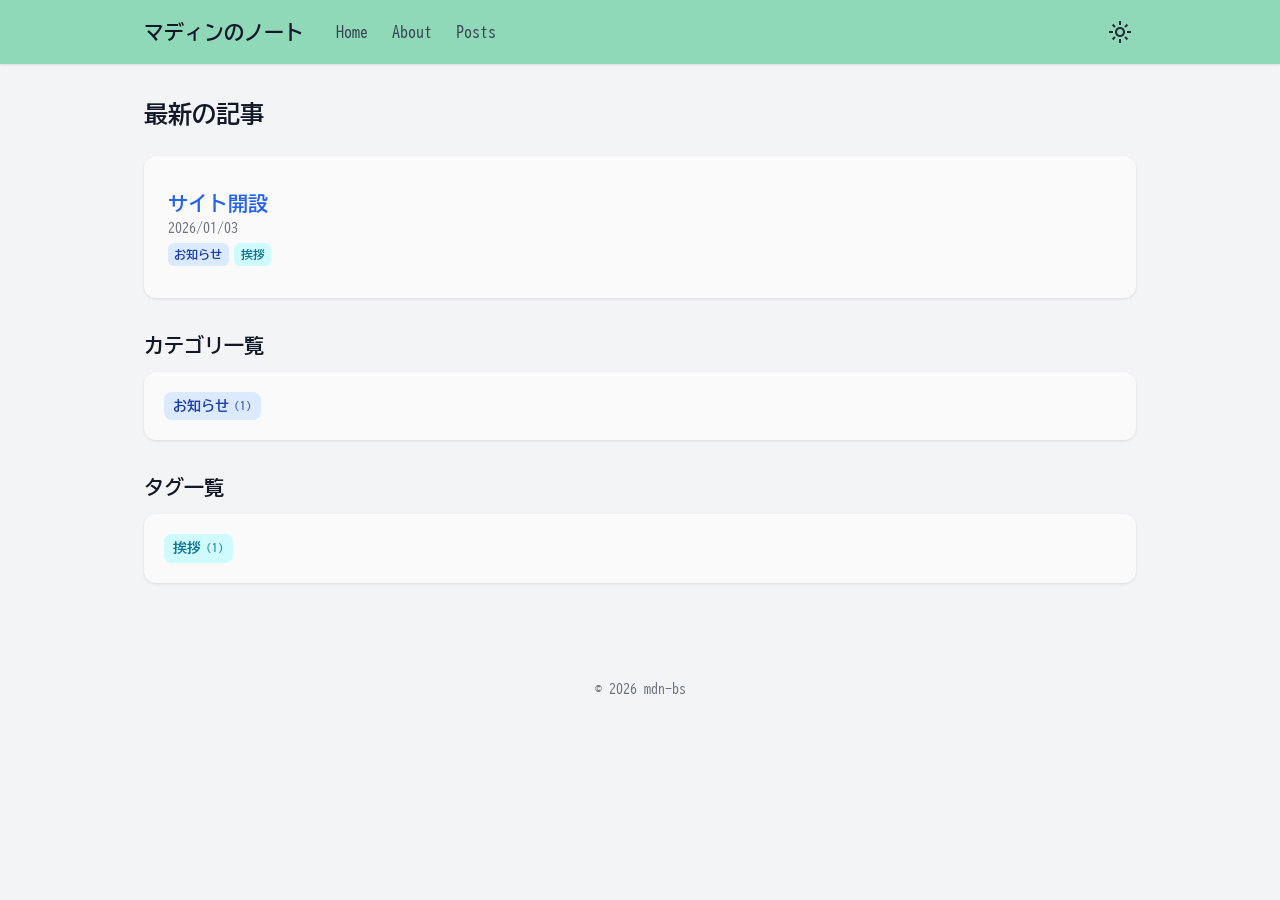
<file: index.html>
<!doctype html><html lang=ja><head><meta name=generator content="Hugo 0.154.2"><meta charset=UTF-8><meta name=viewport content="width=device-width,initial-scale=1"><title>マディンのノート</title><script>const stored=localStorage.getItem("theme");stored==="dark"?document.documentElement.classList.add("dark"):stored==="light"?document.documentElement.classList.remove("dark"):window.matchMedia("(prefers-color-scheme: dark)").matches&&document.documentElement.classList.add("dark")</script><link rel=preconnect href=https://fonts.googleapis.com><link rel=preconnect href=https://fonts.gstatic.com crossorigin><link rel=stylesheet href="https://fonts.googleapis.com/css2?family=BIZ+UDGothic:wght@400;700&display=swap"><link rel=stylesheet href="https://fonts.googleapis.com/css2?family=Material+Symbols+Outlined"><link rel=icon type=image/svg+xml href=/favicon.svg><link rel=stylesheet href=/css/main.css></head><body><script>function updateThemeIcons(){const e=document.documentElement.classList.contains("dark");document.querySelector(".sun-icon").style.display=e?"none":"inline-flex",document.querySelector(".moon-icon").style.display=e?"inline-flex":"none"}document.addEventListener("DOMContentLoaded",updateThemeIcons)</script><header class=site-header><div class="header-inner flex items-center justify-between"><div class="header-left flex items-center"><a href=/ class=site-logo>マディンのノート</a><nav class="pc-nav hidden md:flex"><a href=/>Home</a>
<a href=/about/>About</a>
<a href=/posts/>Posts</a></nav></div><div class="header-right flex items-center"><button onclick='document.documentElement.classList.toggle("dark");const isDark=document.documentElement.classList.contains("dark");localStorage.setItem("theme",isDark?"dark":"light"),updateThemeIcons()' class=theme-toggle>
<span class="material-symbols-outlined sun-icon">light_mode</span>
<span class="material-symbols-outlined moon-icon">dark_mode</span>
</button>
<button onclick='document.getElementById("mobile-menu").classList.toggle("hidden")' class="hamburger md:hidden" aria-label="Toggle Menu">
<span class=material-symbols-outlined>menu</span></button></div></div></header><nav id=mobile-menu class="mobile-menu hidden md:hidden"><a href=/ class=mobile-menu-item>Home</a>
<a href=/about/ class=mobile-menu-item>About</a>
<a href=/posts/ class=mobile-menu-item>Posts</a></nav><main class=layout-main><h1 class=home-title>最新の記事</h1><div class=home-post-frame><div class=home-post-item><a href=/post/hello/ class=home-post-title>サイト開設</a><p class=home-post-date>2026/01/03</p><div class=home-post-taxonomies><a href=/categories/%E3%81%8A%E7%9F%A5%E3%82%89%E3%81%9B class=category-badge>お知らせ
</a><a href=/tags/%E6%8C%A8%E6%8B%B6 class=tag-badge>挨拶</a></div></div><div class=home-post-divider></div></div><h2 class=home-subtitle>カテゴリ一覧</h2><div class=home-frame><div class=taxonomy-badges><a href=/categories/%E3%81%8A%E7%9F%A5%E3%82%89%E3%81%9B class=home-category-badge>お知らせ
<span class=home-badge-count>(1)</span></a></div></div><h2 class=home-subtitle>タグ一覧</h2><div class=home-frame><div class=taxonomy-badges><a href=/tags/%E6%8C%A8%E6%8B%B6 class=home-tag-badge>挨拶
<span class=home-badge-count>(1)</span></a></div></div></main><footer class=site-footer><p>© 2026 mdn-bs</p></footer><script>document.addEventListener("click",function(e){const t=e.target.closest(".code-copy-btn");if(!t)return;const s=t.closest(".code-block");if(!s)return;let n=s.querySelector("td.lntd:last-child pre");if(n||(n=s.querySelector("pre.chroma code")),!n)return;const o=n.innerText;navigator.clipboard.writeText(o).then(()=>{t.classList.add("copied"),setTimeout(()=>{t.classList.remove("copied")},300)})})</script></body></html>
</file>
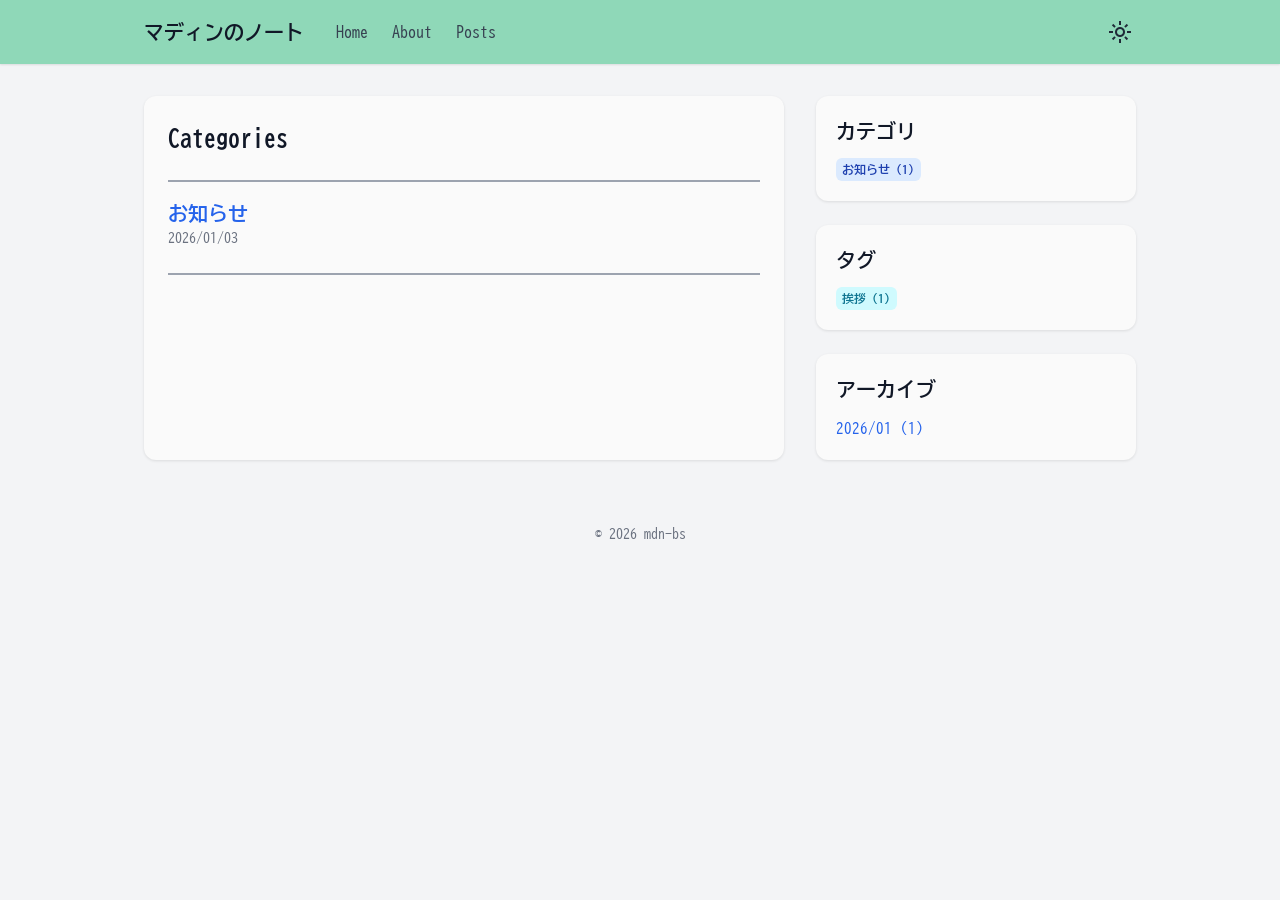
<file: categories/index.html>
<!doctype html><html lang=ja><head><meta charset=UTF-8><meta name=viewport content="width=device-width,initial-scale=1"><title>Categories</title><script>const stored=localStorage.getItem("theme");stored==="dark"?document.documentElement.classList.add("dark"):stored==="light"?document.documentElement.classList.remove("dark"):window.matchMedia("(prefers-color-scheme: dark)").matches&&document.documentElement.classList.add("dark")</script><link rel=preconnect href=https://fonts.googleapis.com><link rel=preconnect href=https://fonts.gstatic.com crossorigin><link rel=stylesheet href="https://fonts.googleapis.com/css2?family=BIZ+UDGothic:wght@400;700&display=swap"><link rel=stylesheet href="https://fonts.googleapis.com/css2?family=Material+Symbols+Outlined"><link rel=icon type=image/svg+xml href=/favicon.svg><link rel=stylesheet href=/css/main.css></head><body><script>function updateThemeIcons(){const e=document.documentElement.classList.contains("dark");document.querySelector(".sun-icon").style.display=e?"none":"inline-flex",document.querySelector(".moon-icon").style.display=e?"inline-flex":"none"}document.addEventListener("DOMContentLoaded",updateThemeIcons)</script><header class=site-header><div class="header-inner flex items-center justify-between"><div class="header-left flex items-center"><a href=/ class=site-logo>マディンのノート</a><nav class="pc-nav hidden md:flex"><a href=/>Home</a>
<a href=/about/>About</a>
<a href=/posts/>Posts</a></nav></div><div class="header-right flex items-center"><button onclick='document.documentElement.classList.toggle("dark");const isDark=document.documentElement.classList.contains("dark");localStorage.setItem("theme",isDark?"dark":"light"),updateThemeIcons()' class=theme-toggle>
<span class="material-symbols-outlined sun-icon">light_mode</span>
<span class="material-symbols-outlined moon-icon">dark_mode</span>
</button>
<button onclick='document.getElementById("mobile-menu").classList.toggle("hidden")' class="hamburger md:hidden" aria-label="Toggle Menu">
<span class=material-symbols-outlined>menu</span></button></div></div></header><nav id=mobile-menu class="mobile-menu hidden md:hidden"><a href=/ class=mobile-menu-item>Home</a>
<a href=/about/ class=mobile-menu-item>About</a>
<a href=/posts/ class=mobile-menu-item>Posts</a></nav><main class=layout-main><div class=list-container><div class=list-main><h1 class=list-title>Categories</h1><div class=list-header-divider></div><div class=list-post-frame><div class=list-post-item><a href=/categories/%E3%81%8A%E7%9F%A5%E3%82%89%E3%81%9B/ class=list-post-title>お知らせ</a><p class=list-post-date>2026/01/03</p><div class=list-post-taxonomies></div></div><div class=list-post-divider></div><div class=pagination-container></div></div></div><aside class=list-sidebar><div class=sidebar-block><h2 class=sidebar-title>カテゴリ</h2><div class=taxonomy-badges><a href=/categories/%E3%81%8A%E7%9F%A5%E3%82%89%E3%81%9B class=category-badge>お知らせ (1)</a></div></div><div class=sidebar-block><h2 class=sidebar-title>タグ</h2><div class=taxonomy-badges><a href=/tags/%E6%8C%A8%E6%8B%B6 class=tag-badge>挨拶 (1)</a></div></div><div class=sidebar-block><h2 class=sidebar-title>アーカイブ</h2><ul class=archive-list><li><a href=/2026/01/ class=archive-link>2026/01 (1)</a></li></ul></div></aside></div></main><footer class=site-footer><p>© 2026 mdn-bs</p></footer><script>document.addEventListener("click",function(e){const t=e.target.closest(".code-copy-btn");if(!t)return;const s=t.closest(".code-block");if(!s)return;let n=s.querySelector("td.lntd:last-child pre");if(n||(n=s.querySelector("pre.chroma code")),!n)return;const o=n.innerText;navigator.clipboard.writeText(o).then(()=>{t.classList.add("copied"),setTimeout(()=>{t.classList.remove("copied")},300)})})</script></body></html>
</file>
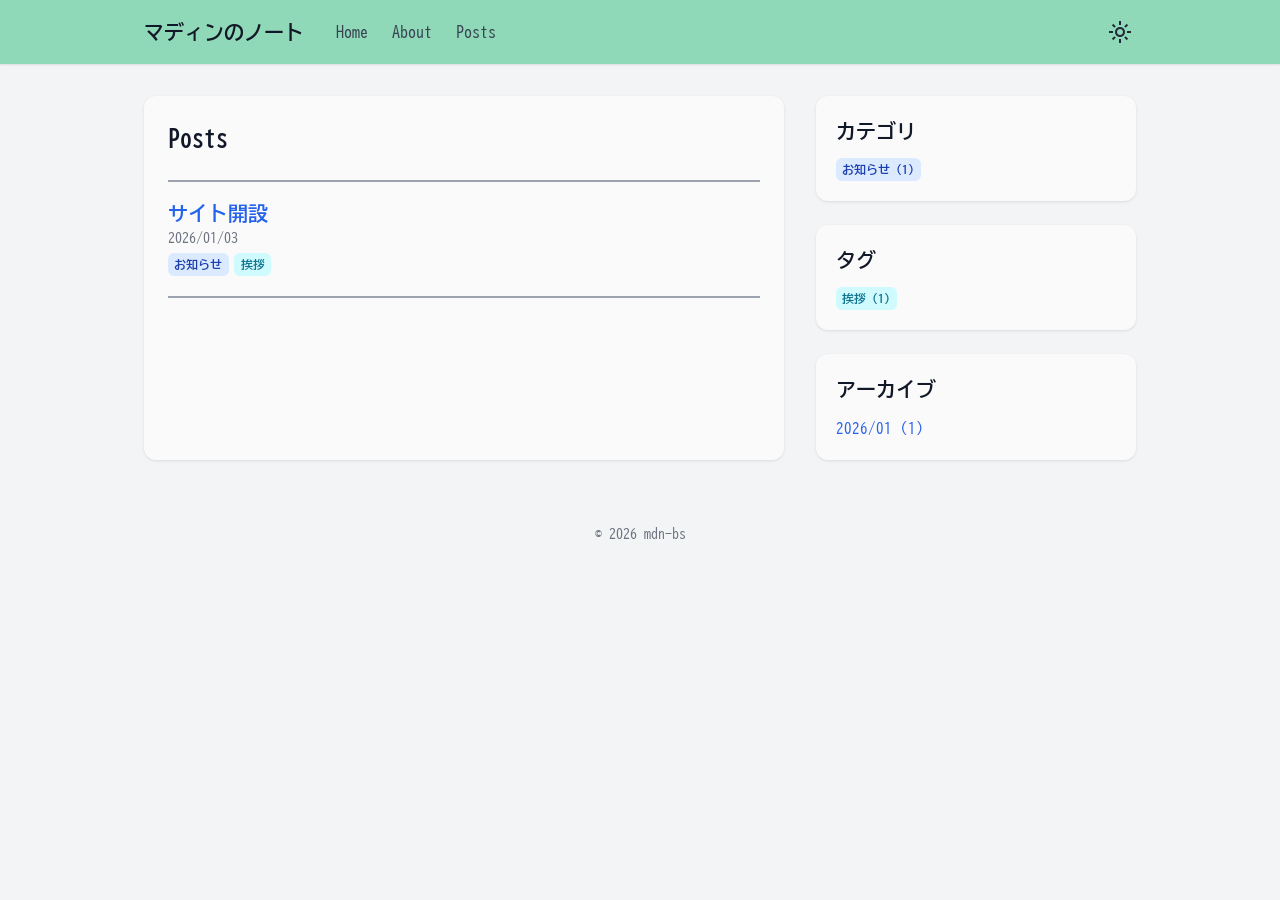
<file: post/index.html>
<!doctype html><html lang=ja><head><meta charset=UTF-8><meta name=viewport content="width=device-width,initial-scale=1"><title>Posts</title><script>const stored=localStorage.getItem("theme");stored==="dark"?document.documentElement.classList.add("dark"):stored==="light"?document.documentElement.classList.remove("dark"):window.matchMedia("(prefers-color-scheme: dark)").matches&&document.documentElement.classList.add("dark")</script><link rel=preconnect href=https://fonts.googleapis.com><link rel=preconnect href=https://fonts.gstatic.com crossorigin><link rel=stylesheet href="https://fonts.googleapis.com/css2?family=BIZ+UDGothic:wght@400;700&display=swap"><link rel=stylesheet href="https://fonts.googleapis.com/css2?family=Material+Symbols+Outlined"><link rel=icon type=image/svg+xml href=/favicon.svg><link rel=stylesheet href=/css/main.css></head><body><script>function updateThemeIcons(){const e=document.documentElement.classList.contains("dark");document.querySelector(".sun-icon").style.display=e?"none":"inline-flex",document.querySelector(".moon-icon").style.display=e?"inline-flex":"none"}document.addEventListener("DOMContentLoaded",updateThemeIcons)</script><header class=site-header><div class="header-inner flex items-center justify-between"><div class="header-left flex items-center"><a href=/ class=site-logo>マディンのノート</a><nav class="pc-nav hidden md:flex"><a href=/>Home</a>
<a href=/about/>About</a>
<a href=/posts/>Posts</a></nav></div><div class="header-right flex items-center"><button onclick='document.documentElement.classList.toggle("dark");const isDark=document.documentElement.classList.contains("dark");localStorage.setItem("theme",isDark?"dark":"light"),updateThemeIcons()' class=theme-toggle>
<span class="material-symbols-outlined sun-icon">light_mode</span>
<span class="material-symbols-outlined moon-icon">dark_mode</span>
</button>
<button onclick='document.getElementById("mobile-menu").classList.toggle("hidden")' class="hamburger md:hidden" aria-label="Toggle Menu">
<span class=material-symbols-outlined>menu</span></button></div></div></header><nav id=mobile-menu class="mobile-menu hidden md:hidden"><a href=/ class=mobile-menu-item>Home</a>
<a href=/about/ class=mobile-menu-item>About</a>
<a href=/posts/ class=mobile-menu-item>Posts</a></nav><main class=layout-main><div class=list-container><div class=list-main><h1 class=list-title>Posts</h1><div class=list-header-divider></div><div class=list-post-frame><div class=list-post-item><a href=/post/hello/ class=list-post-title>サイト開設</a><p class=list-post-date>2026/01/03</p><div class=list-post-taxonomies><a href=/categories/%E3%81%8A%E7%9F%A5%E3%82%89%E3%81%9B class=category-badge>お知らせ
</a><a href=/tags/%E6%8C%A8%E6%8B%B6 class=tag-badge>挨拶</a></div></div><div class=list-post-divider></div><div class=pagination-container></div></div></div><aside class=list-sidebar><div class=sidebar-block><h2 class=sidebar-title>カテゴリ</h2><div class=taxonomy-badges><a href=/categories/%E3%81%8A%E7%9F%A5%E3%82%89%E3%81%9B class=category-badge>お知らせ (1)</a></div></div><div class=sidebar-block><h2 class=sidebar-title>タグ</h2><div class=taxonomy-badges><a href=/tags/%E6%8C%A8%E6%8B%B6 class=tag-badge>挨拶 (1)</a></div></div><div class=sidebar-block><h2 class=sidebar-title>アーカイブ</h2><ul class=archive-list><li><a href=/2026/01/ class=archive-link>2026/01 (1)</a></li></ul></div></aside></div></main><footer class=site-footer><p>© 2026 mdn-bs</p></footer><script>document.addEventListener("click",function(e){const t=e.target.closest(".code-copy-btn");if(!t)return;const s=t.closest(".code-block");if(!s)return;let n=s.querySelector("td.lntd:last-child pre");if(n||(n=s.querySelector("pre.chroma code")),!n)return;const o=n.innerText;navigator.clipboard.writeText(o).then(()=>{t.classList.add("copied"),setTimeout(()=>{t.classList.remove("copied")},300)})})</script></body></html>
</file>
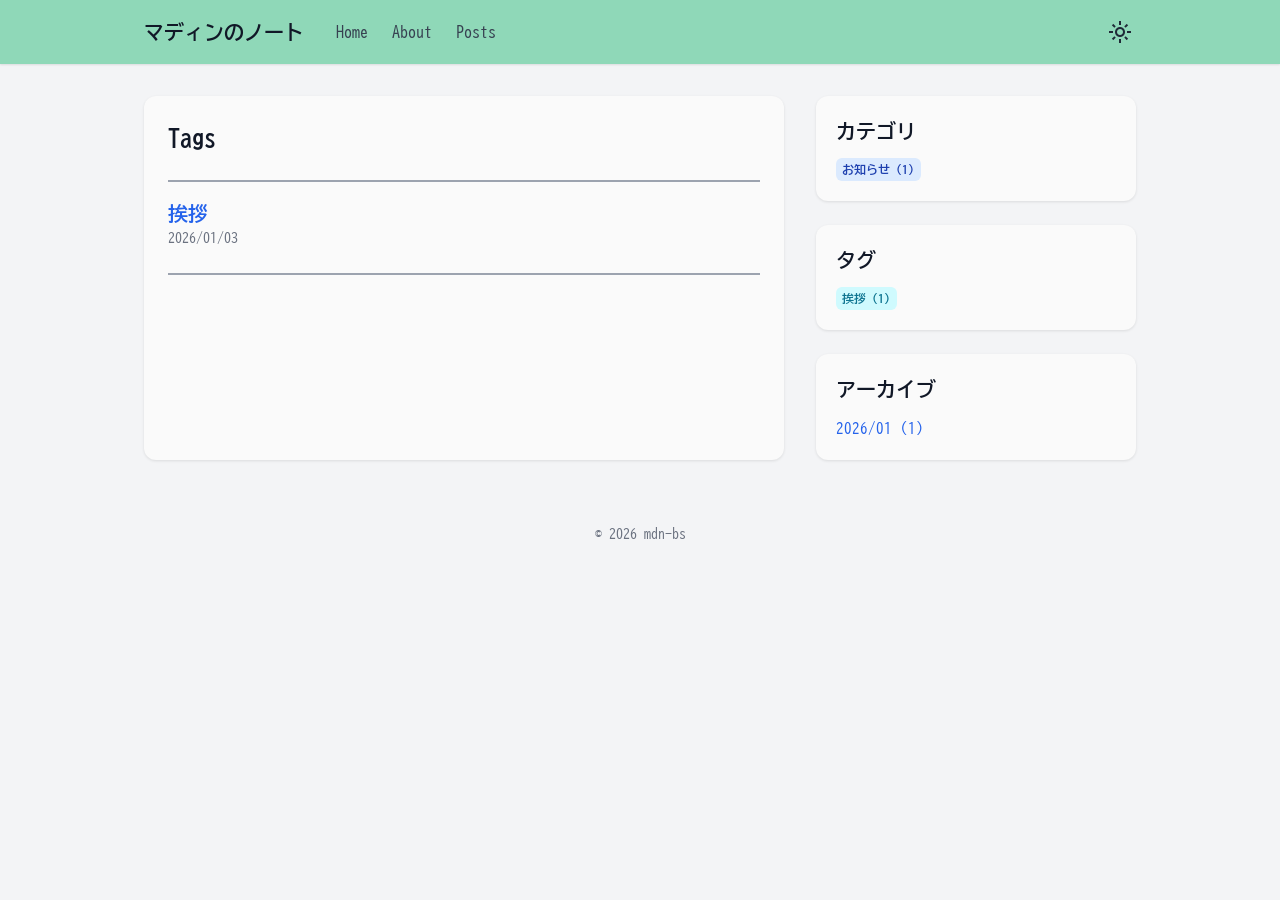
<file: tags/index.html>
<!doctype html><html lang=ja><head><meta charset=UTF-8><meta name=viewport content="width=device-width,initial-scale=1"><title>Tags</title><script>const stored=localStorage.getItem("theme");stored==="dark"?document.documentElement.classList.add("dark"):stored==="light"?document.documentElement.classList.remove("dark"):window.matchMedia("(prefers-color-scheme: dark)").matches&&document.documentElement.classList.add("dark")</script><link rel=preconnect href=https://fonts.googleapis.com><link rel=preconnect href=https://fonts.gstatic.com crossorigin><link rel=stylesheet href="https://fonts.googleapis.com/css2?family=BIZ+UDGothic:wght@400;700&display=swap"><link rel=stylesheet href="https://fonts.googleapis.com/css2?family=Material+Symbols+Outlined"><link rel=icon type=image/svg+xml href=/favicon.svg><link rel=stylesheet href=/css/main.css></head><body><script>function updateThemeIcons(){const e=document.documentElement.classList.contains("dark");document.querySelector(".sun-icon").style.display=e?"none":"inline-flex",document.querySelector(".moon-icon").style.display=e?"inline-flex":"none"}document.addEventListener("DOMContentLoaded",updateThemeIcons)</script><header class=site-header><div class="header-inner flex items-center justify-between"><div class="header-left flex items-center"><a href=/ class=site-logo>マディンのノート</a><nav class="pc-nav hidden md:flex"><a href=/>Home</a>
<a href=/about/>About</a>
<a href=/posts/>Posts</a></nav></div><div class="header-right flex items-center"><button onclick='document.documentElement.classList.toggle("dark");const isDark=document.documentElement.classList.contains("dark");localStorage.setItem("theme",isDark?"dark":"light"),updateThemeIcons()' class=theme-toggle>
<span class="material-symbols-outlined sun-icon">light_mode</span>
<span class="material-symbols-outlined moon-icon">dark_mode</span>
</button>
<button onclick='document.getElementById("mobile-menu").classList.toggle("hidden")' class="hamburger md:hidden" aria-label="Toggle Menu">
<span class=material-symbols-outlined>menu</span></button></div></div></header><nav id=mobile-menu class="mobile-menu hidden md:hidden"><a href=/ class=mobile-menu-item>Home</a>
<a href=/about/ class=mobile-menu-item>About</a>
<a href=/posts/ class=mobile-menu-item>Posts</a></nav><main class=layout-main><div class=list-container><div class=list-main><h1 class=list-title>Tags</h1><div class=list-header-divider></div><div class=list-post-frame><div class=list-post-item><a href=/tags/%E6%8C%A8%E6%8B%B6/ class=list-post-title>挨拶</a><p class=list-post-date>2026/01/03</p><div class=list-post-taxonomies></div></div><div class=list-post-divider></div><div class=pagination-container></div></div></div><aside class=list-sidebar><div class=sidebar-block><h2 class=sidebar-title>カテゴリ</h2><div class=taxonomy-badges><a href=/categories/%E3%81%8A%E7%9F%A5%E3%82%89%E3%81%9B class=category-badge>お知らせ (1)</a></div></div><div class=sidebar-block><h2 class=sidebar-title>タグ</h2><div class=taxonomy-badges><a href=/tags/%E6%8C%A8%E6%8B%B6 class=tag-badge>挨拶 (1)</a></div></div><div class=sidebar-block><h2 class=sidebar-title>アーカイブ</h2><ul class=archive-list><li><a href=/2026/01/ class=archive-link>2026/01 (1)</a></li></ul></div></aside></div></main><footer class=site-footer><p>© 2026 mdn-bs</p></footer><script>document.addEventListener("click",function(e){const t=e.target.closest(".code-copy-btn");if(!t)return;const s=t.closest(".code-block");if(!s)return;let n=s.querySelector("td.lntd:last-child pre");if(n||(n=s.querySelector("pre.chroma code")),!n)return;const o=n.innerText;navigator.clipboard.writeText(o).then(()=>{t.classList.add("copied"),setTimeout(()=>{t.classList.remove("copied")},300)})})</script></body></html>
</file>
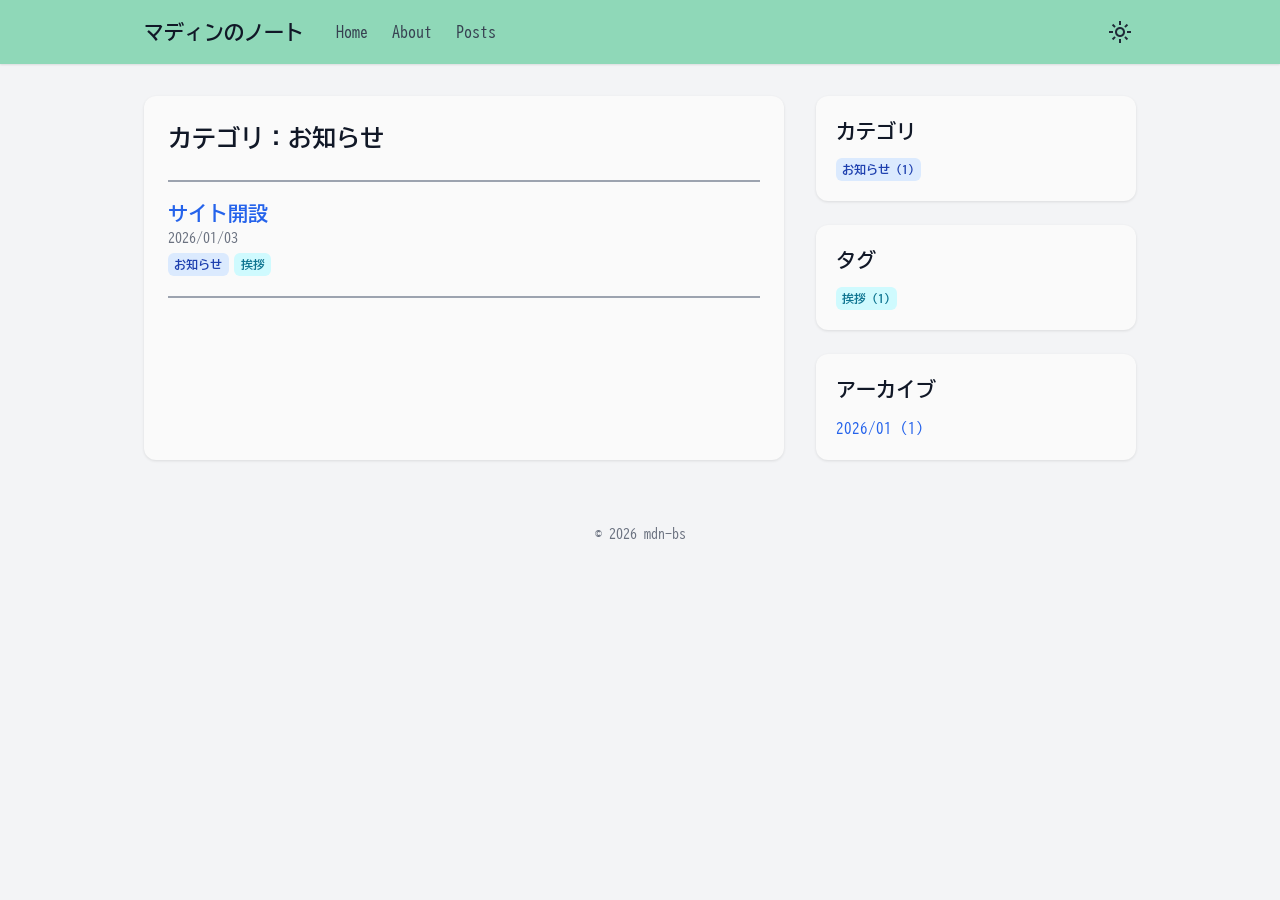
<file: categories/お知らせ/index.html>
<!doctype html><html lang=ja><head><meta charset=UTF-8><meta name=viewport content="width=device-width,initial-scale=1"><title>お知らせ</title><script>const stored=localStorage.getItem("theme");stored==="dark"?document.documentElement.classList.add("dark"):stored==="light"?document.documentElement.classList.remove("dark"):window.matchMedia("(prefers-color-scheme: dark)").matches&&document.documentElement.classList.add("dark")</script><link rel=preconnect href=https://fonts.googleapis.com><link rel=preconnect href=https://fonts.gstatic.com crossorigin><link rel=stylesheet href="https://fonts.googleapis.com/css2?family=BIZ+UDGothic:wght@400;700&display=swap"><link rel=stylesheet href="https://fonts.googleapis.com/css2?family=Material+Symbols+Outlined"><link rel=icon type=image/svg+xml href=/favicon.svg><link rel=stylesheet href=/css/main.css></head><body><script>function updateThemeIcons(){const e=document.documentElement.classList.contains("dark");document.querySelector(".sun-icon").style.display=e?"none":"inline-flex",document.querySelector(".moon-icon").style.display=e?"inline-flex":"none"}document.addEventListener("DOMContentLoaded",updateThemeIcons)</script><header class=site-header><div class="header-inner flex items-center justify-between"><div class="header-left flex items-center"><a href=/ class=site-logo>マディンのノート</a><nav class="pc-nav hidden md:flex"><a href=/>Home</a>
<a href=/about/>About</a>
<a href=/posts/>Posts</a></nav></div><div class="header-right flex items-center"><button onclick='document.documentElement.classList.toggle("dark");const isDark=document.documentElement.classList.contains("dark");localStorage.setItem("theme",isDark?"dark":"light"),updateThemeIcons()' class=theme-toggle>
<span class="material-symbols-outlined sun-icon">light_mode</span>
<span class="material-symbols-outlined moon-icon">dark_mode</span>
</button>
<button onclick='document.getElementById("mobile-menu").classList.toggle("hidden")' class="hamburger md:hidden" aria-label="Toggle Menu">
<span class=material-symbols-outlined>menu</span></button></div></div></header><nav id=mobile-menu class="mobile-menu hidden md:hidden"><a href=/ class=mobile-menu-item>Home</a>
<a href=/about/ class=mobile-menu-item>About</a>
<a href=/posts/ class=mobile-menu-item>Posts</a></nav><main class=layout-main><div class=list-container><div class=list-main><h1 class=list-title>カテゴリ：お知らせ</h1><div class=list-header-divider></div><div class=list-post-frame><div class=list-post-item><a href=/post/hello/ class=list-post-title>サイト開設</a><p class=list-post-date>2026/01/03</p><div class=list-post-taxonomies><a href=/categories/%E3%81%8A%E7%9F%A5%E3%82%89%E3%81%9B class=category-badge>お知らせ
</a><a href=/tags/%E6%8C%A8%E6%8B%B6 class=tag-badge>挨拶</a></div></div><div class=list-post-divider></div><div class=pagination-container></div></div></div><aside class=list-sidebar><div class=sidebar-block><h2 class=sidebar-title>カテゴリ</h2><div class=taxonomy-badges><a href=/categories/%E3%81%8A%E7%9F%A5%E3%82%89%E3%81%9B class=category-badge>お知らせ (1)</a></div></div><div class=sidebar-block><h2 class=sidebar-title>タグ</h2><div class=taxonomy-badges><a href=/tags/%E6%8C%A8%E6%8B%B6 class=tag-badge>挨拶 (1)</a></div></div><div class=sidebar-block><h2 class=sidebar-title>アーカイブ</h2><ul class=archive-list><li><a href=/2026/01/ class=archive-link>2026/01 (1)</a></li></ul></div></aside></div></main><footer class=site-footer><p>© 2026 mdn-bs</p></footer><script>document.addEventListener("click",function(e){const t=e.target.closest(".code-copy-btn");if(!t)return;const s=t.closest(".code-block");if(!s)return;let n=s.querySelector("td.lntd:last-child pre");if(n||(n=s.querySelector("pre.chroma code")),!n)return;const o=n.innerText;navigator.clipboard.writeText(o).then(()=>{t.classList.add("copied"),setTimeout(()=>{t.classList.remove("copied")},300)})})</script></body></html>
</file>
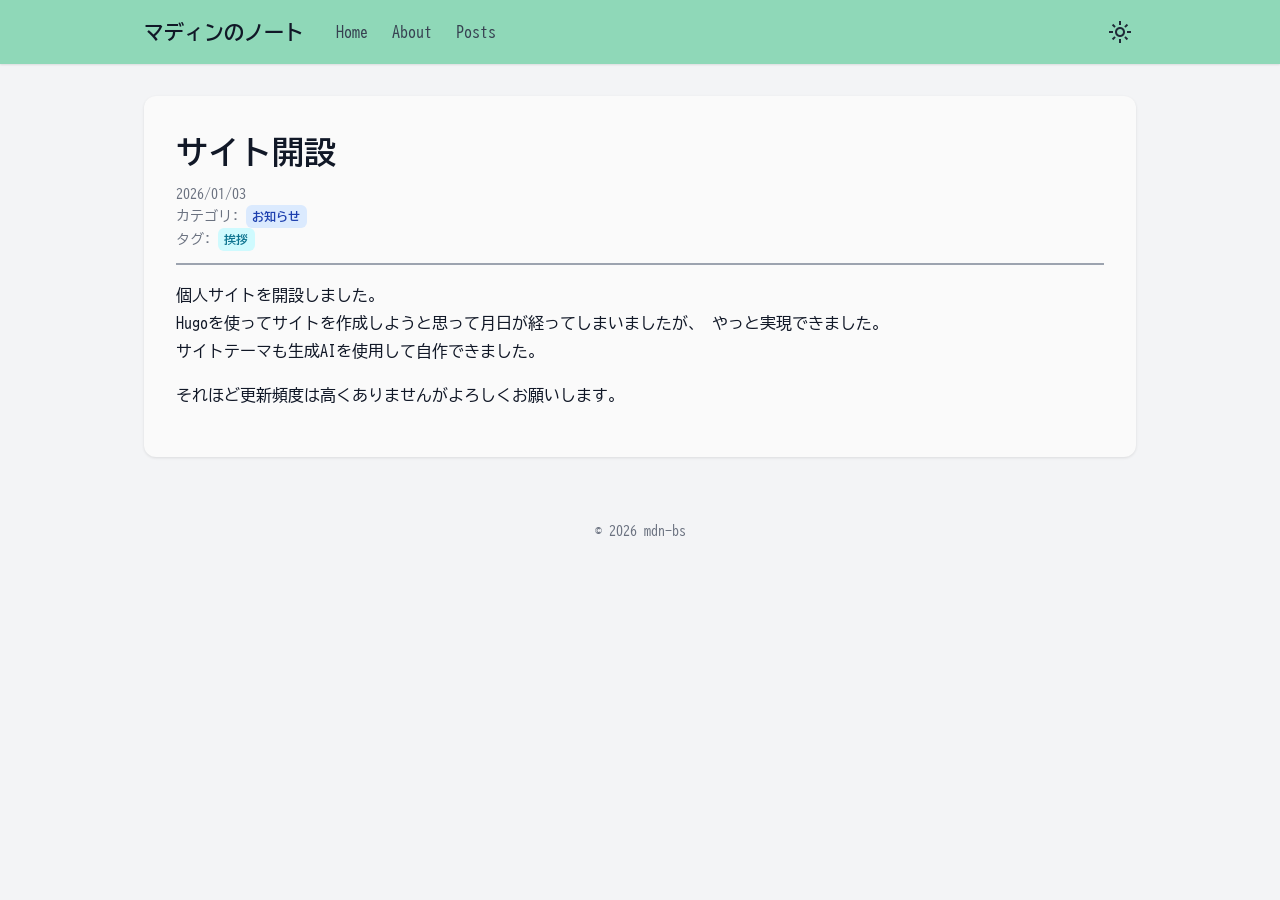
<file: post/hello/index.html>
<!doctype html><html lang=ja><head><meta charset=UTF-8><meta name=viewport content="width=device-width,initial-scale=1"><title>サイト開設</title><script>const stored=localStorage.getItem("theme");stored==="dark"?document.documentElement.classList.add("dark"):stored==="light"?document.documentElement.classList.remove("dark"):window.matchMedia("(prefers-color-scheme: dark)").matches&&document.documentElement.classList.add("dark")</script><link rel=preconnect href=https://fonts.googleapis.com><link rel=preconnect href=https://fonts.gstatic.com crossorigin><link rel=stylesheet href="https://fonts.googleapis.com/css2?family=BIZ+UDGothic:wght@400;700&display=swap"><link rel=stylesheet href="https://fonts.googleapis.com/css2?family=Material+Symbols+Outlined"><link rel=icon type=image/svg+xml href=/favicon.svg><link rel=stylesheet href=/css/main.css></head><body><script>function updateThemeIcons(){const e=document.documentElement.classList.contains("dark");document.querySelector(".sun-icon").style.display=e?"none":"inline-flex",document.querySelector(".moon-icon").style.display=e?"inline-flex":"none"}document.addEventListener("DOMContentLoaded",updateThemeIcons)</script><header class=site-header><div class="header-inner flex items-center justify-between"><div class="header-left flex items-center"><a href=/ class=site-logo>マディンのノート</a><nav class="pc-nav hidden md:flex"><a href=/>Home</a>
<a href=/about/>About</a>
<a href=/posts/>Posts</a></nav></div><div class="header-right flex items-center"><button onclick='document.documentElement.classList.toggle("dark");const isDark=document.documentElement.classList.contains("dark");localStorage.setItem("theme",isDark?"dark":"light"),updateThemeIcons()' class=theme-toggle>
<span class="material-symbols-outlined sun-icon">light_mode</span>
<span class="material-symbols-outlined moon-icon">dark_mode</span>
</button>
<button onclick='document.getElementById("mobile-menu").classList.toggle("hidden")' class="hamburger md:hidden" aria-label="Toggle Menu">
<span class=material-symbols-outlined>menu</span></button></div></div></header><nav id=mobile-menu class="mobile-menu hidden md:hidden"><a href=/ class=mobile-menu-item>Home</a>
<a href=/about/ class=mobile-menu-item>About</a>
<a href=/posts/ class=mobile-menu-item>Posts</a></nav><main class=layout-main><div class=page-frame><h1 class=page-title>サイト開設</h1><div class=page-meta><div class=page-date>2026/01/03</div><div class=page-category>カテゴリ:
<a href=/categories/%E3%81%8A%E7%9F%A5%E3%82%89%E3%81%9B class=category-badge>お知らせ</a></div><div class=page-tags>タグ:
<a href=/tags/%E6%8C%A8%E6%8B%B6 class=tag-badge>挨拶</a></div></div><div class=page-divider></div><div class=page-content><p>個人サイトを開設しました。<br>Hugoを使ってサイトを作成しようと思って月日が経ってしまいましたが、 やっと実現できました。<br>サイトテーマも生成AIを使用して自作できました。</p><p>それほど更新頻度は高くありませんがよろしくお願いします。</p></div></div></main><footer class=site-footer><p>© 2026 mdn-bs</p></footer><script>document.addEventListener("click",function(e){const t=e.target.closest(".code-copy-btn");if(!t)return;const s=t.closest(".code-block");if(!s)return;let n=s.querySelector("td.lntd:last-child pre");if(n||(n=s.querySelector("pre.chroma code")),!n)return;const o=n.innerText;navigator.clipboard.writeText(o).then(()=>{t.classList.add("copied"),setTimeout(()=>{t.classList.remove("copied")},300)})})</script></body></html>
</file>
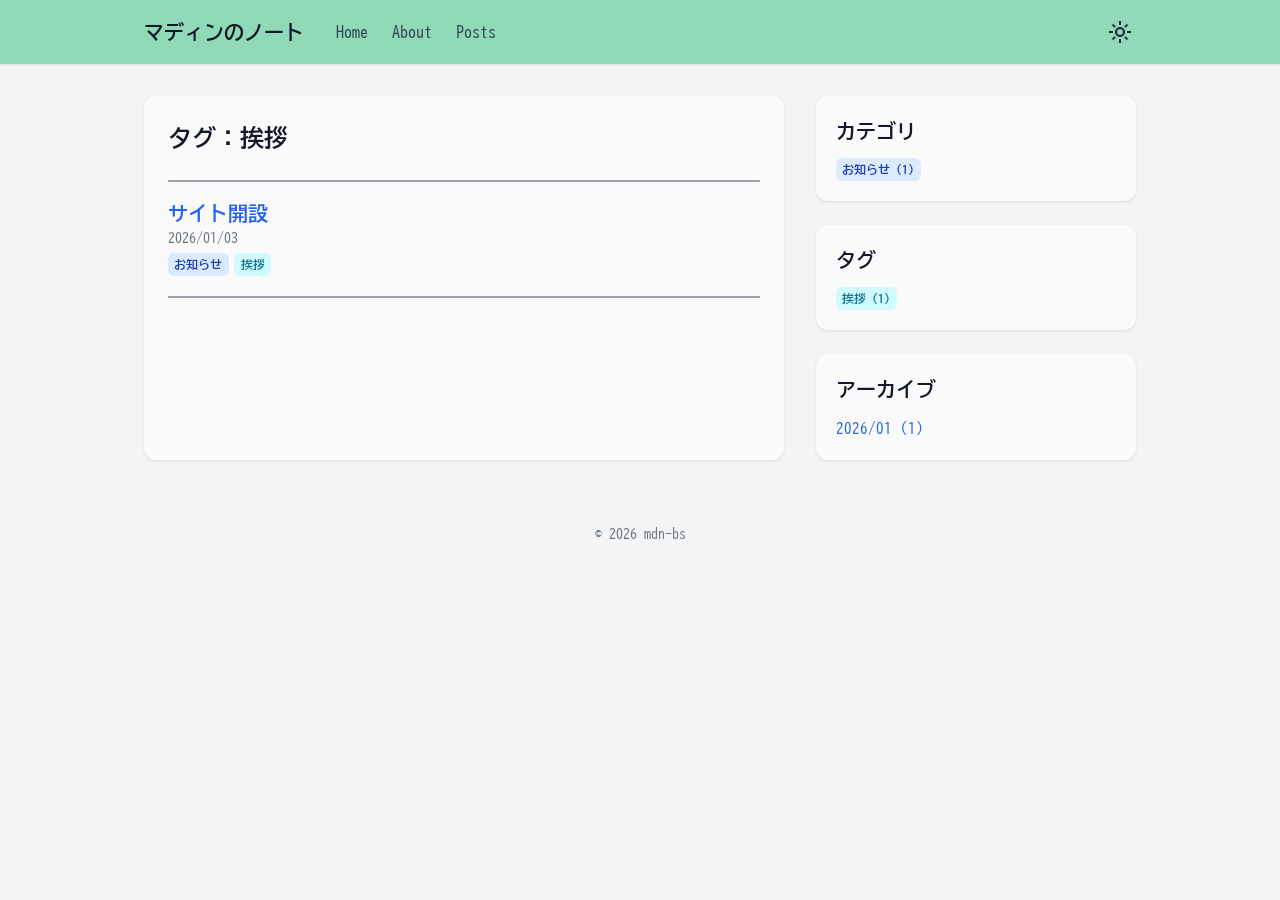
<file: tags/挨拶/index.html>
<!doctype html><html lang=ja><head><meta charset=UTF-8><meta name=viewport content="width=device-width,initial-scale=1"><title>挨拶</title><script>const stored=localStorage.getItem("theme");stored==="dark"?document.documentElement.classList.add("dark"):stored==="light"?document.documentElement.classList.remove("dark"):window.matchMedia("(prefers-color-scheme: dark)").matches&&document.documentElement.classList.add("dark")</script><link rel=preconnect href=https://fonts.googleapis.com><link rel=preconnect href=https://fonts.gstatic.com crossorigin><link rel=stylesheet href="https://fonts.googleapis.com/css2?family=BIZ+UDGothic:wght@400;700&display=swap"><link rel=stylesheet href="https://fonts.googleapis.com/css2?family=Material+Symbols+Outlined"><link rel=icon type=image/svg+xml href=/favicon.svg><link rel=stylesheet href=/css/main.css></head><body><script>function updateThemeIcons(){const e=document.documentElement.classList.contains("dark");document.querySelector(".sun-icon").style.display=e?"none":"inline-flex",document.querySelector(".moon-icon").style.display=e?"inline-flex":"none"}document.addEventListener("DOMContentLoaded",updateThemeIcons)</script><header class=site-header><div class="header-inner flex items-center justify-between"><div class="header-left flex items-center"><a href=/ class=site-logo>マディンのノート</a><nav class="pc-nav hidden md:flex"><a href=/>Home</a>
<a href=/about/>About</a>
<a href=/posts/>Posts</a></nav></div><div class="header-right flex items-center"><button onclick='document.documentElement.classList.toggle("dark");const isDark=document.documentElement.classList.contains("dark");localStorage.setItem("theme",isDark?"dark":"light"),updateThemeIcons()' class=theme-toggle>
<span class="material-symbols-outlined sun-icon">light_mode</span>
<span class="material-symbols-outlined moon-icon">dark_mode</span>
</button>
<button onclick='document.getElementById("mobile-menu").classList.toggle("hidden")' class="hamburger md:hidden" aria-label="Toggle Menu">
<span class=material-symbols-outlined>menu</span></button></div></div></header><nav id=mobile-menu class="mobile-menu hidden md:hidden"><a href=/ class=mobile-menu-item>Home</a>
<a href=/about/ class=mobile-menu-item>About</a>
<a href=/posts/ class=mobile-menu-item>Posts</a></nav><main class=layout-main><div class=list-container><div class=list-main><h1 class=list-title>タグ：挨拶</h1><div class=list-header-divider></div><div class=list-post-frame><div class=list-post-item><a href=/post/hello/ class=list-post-title>サイト開設</a><p class=list-post-date>2026/01/03</p><div class=list-post-taxonomies><a href=/categories/%E3%81%8A%E7%9F%A5%E3%82%89%E3%81%9B class=category-badge>お知らせ
</a><a href=/tags/%E6%8C%A8%E6%8B%B6 class=tag-badge>挨拶</a></div></div><div class=list-post-divider></div><div class=pagination-container></div></div></div><aside class=list-sidebar><div class=sidebar-block><h2 class=sidebar-title>カテゴリ</h2><div class=taxonomy-badges><a href=/categories/%E3%81%8A%E7%9F%A5%E3%82%89%E3%81%9B class=category-badge>お知らせ (1)</a></div></div><div class=sidebar-block><h2 class=sidebar-title>タグ</h2><div class=taxonomy-badges><a href=/tags/%E6%8C%A8%E6%8B%B6 class=tag-badge>挨拶 (1)</a></div></div><div class=sidebar-block><h2 class=sidebar-title>アーカイブ</h2><ul class=archive-list><li><a href=/2026/01/ class=archive-link>2026/01 (1)</a></li></ul></div></aside></div></main><footer class=site-footer><p>© 2026 mdn-bs</p></footer><script>document.addEventListener("click",function(e){const t=e.target.closest(".code-copy-btn");if(!t)return;const s=t.closest(".code-block");if(!s)return;let n=s.querySelector("td.lntd:last-child pre");if(n||(n=s.querySelector("pre.chroma code")),!n)return;const o=n.innerText;navigator.clipboard.writeText(o).then(()=>{t.classList.add("copied"),setTimeout(()=>{t.classList.remove("copied")},300)})})</script></body></html>
</file>
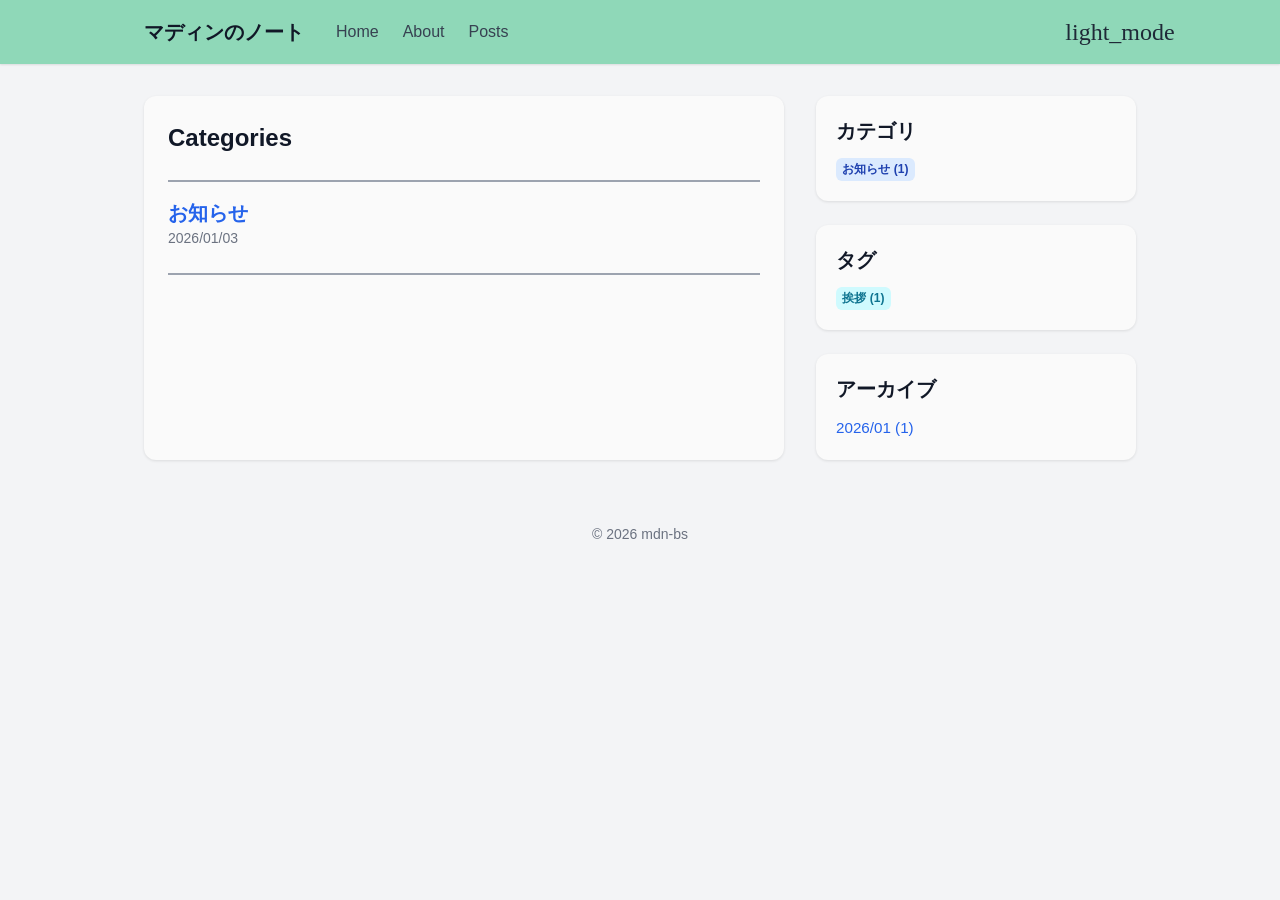
<file: categories/page/1/index.html>
<!doctype html><html lang=ja><head><title>https://mdn-bs.github.io/categories/</title><link rel=canonical href=https://mdn-bs.github.io/categories/><meta charset=utf-8><meta http-equiv=refresh content="0; url=https://mdn-bs.github.io/categories/"></head></html>
</file>
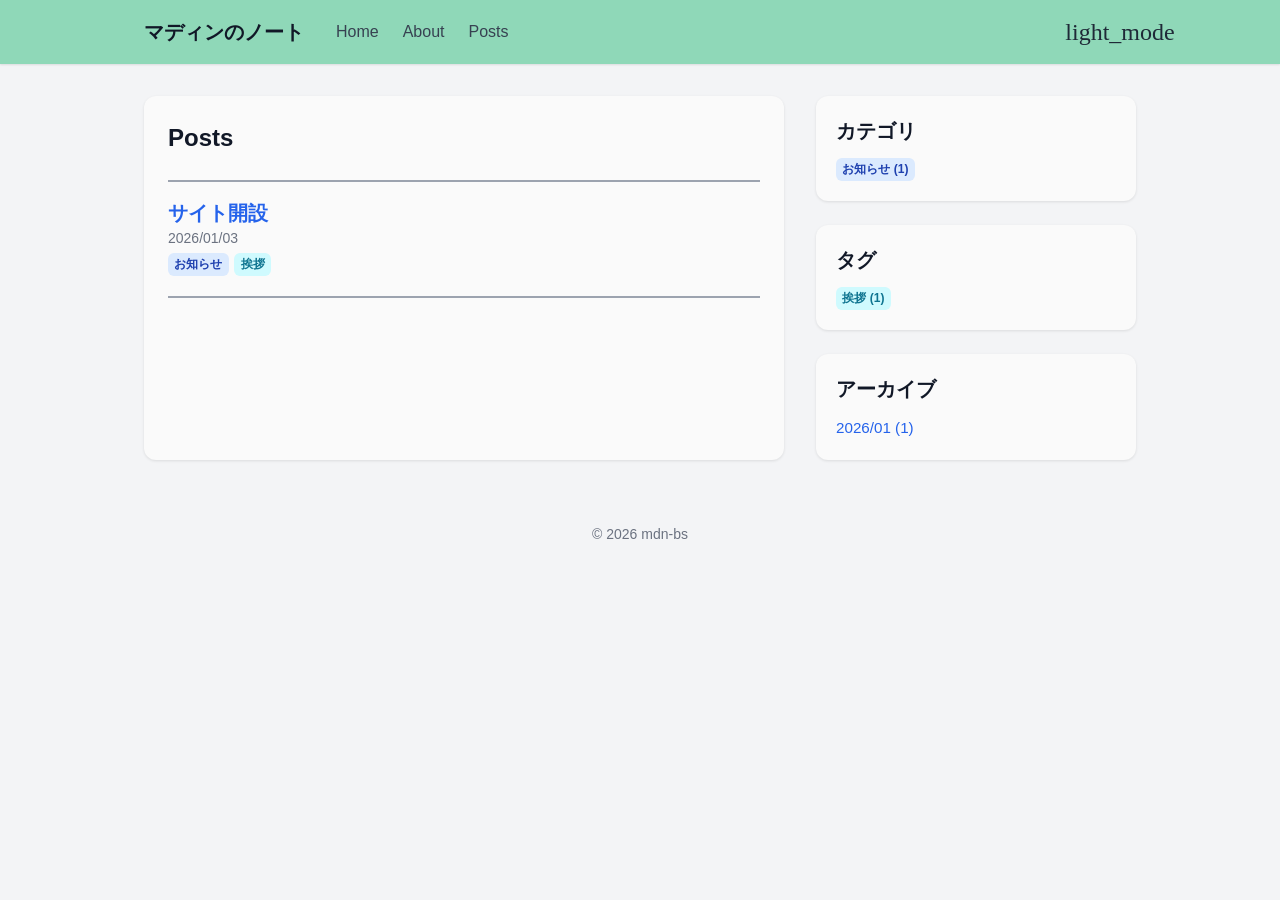
<file: post/page/1/index.html>
<!doctype html><html lang=ja><head><title>https://mdn-bs.github.io/post/</title><link rel=canonical href=https://mdn-bs.github.io/post/><meta charset=utf-8><meta http-equiv=refresh content="0; url=https://mdn-bs.github.io/post/"></head></html>
</file>
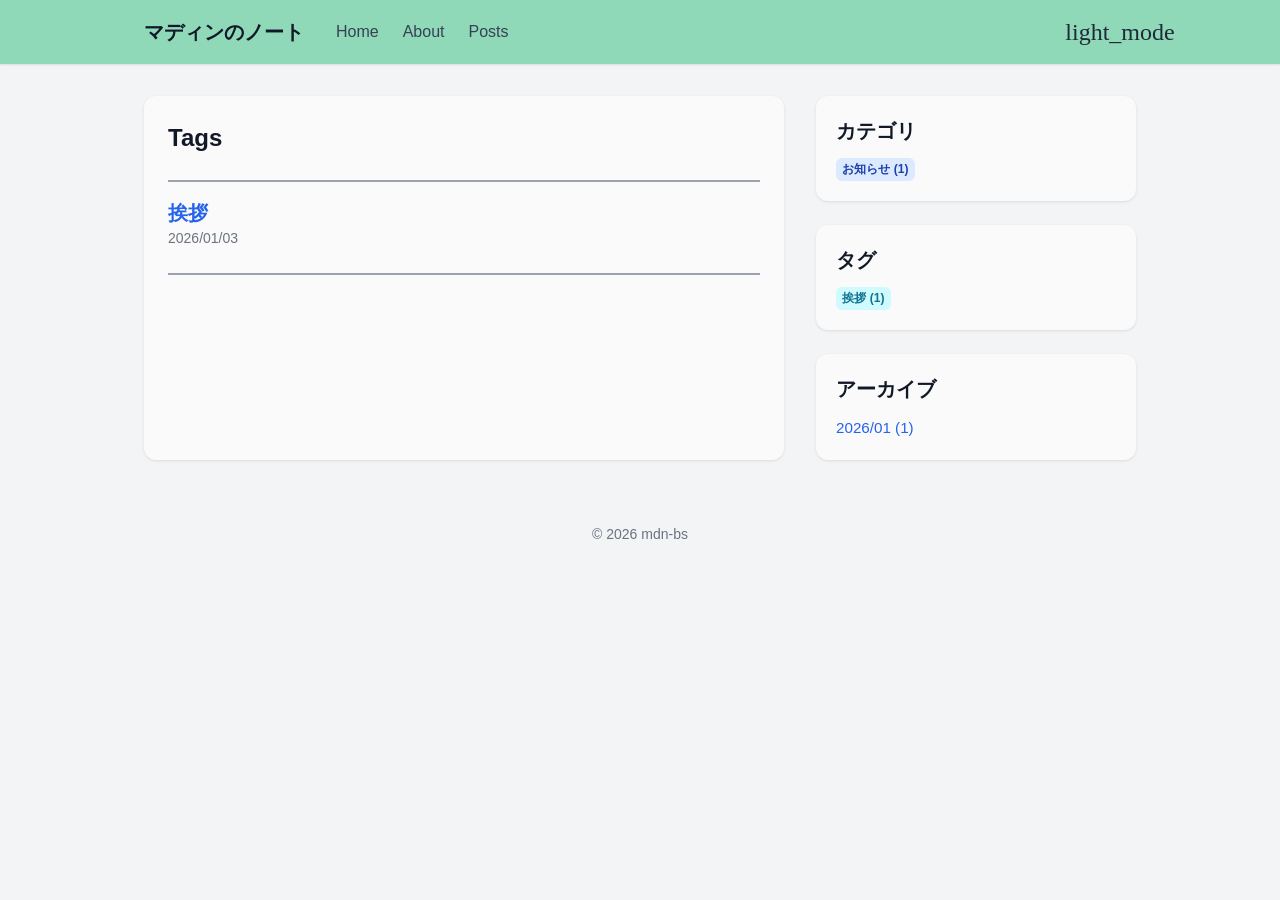
<file: tags/page/1/index.html>
<!doctype html><html lang=ja><head><title>https://mdn-bs.github.io/tags/</title><link rel=canonical href=https://mdn-bs.github.io/tags/><meta charset=utf-8><meta http-equiv=refresh content="0; url=https://mdn-bs.github.io/tags/"></head></html>
</file>
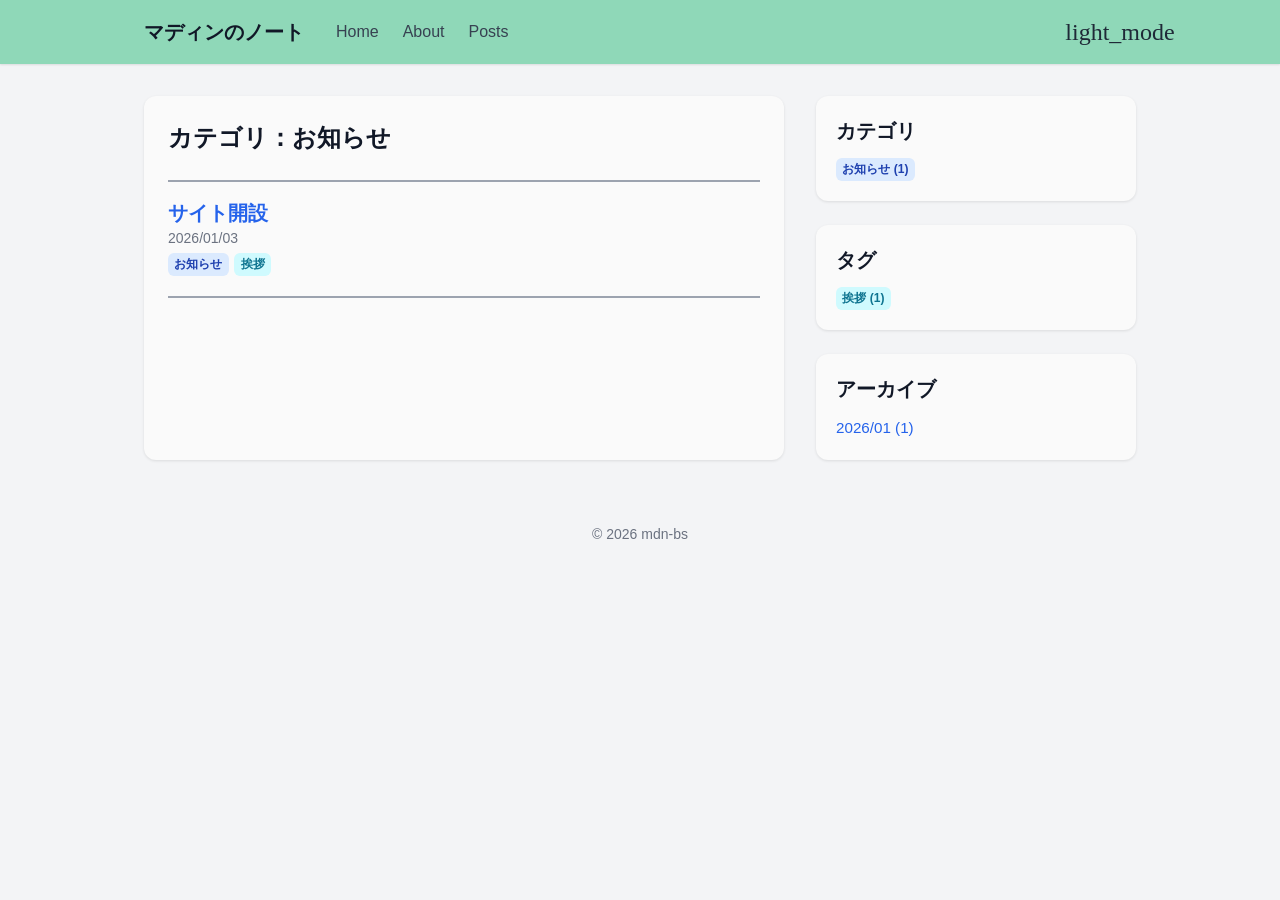
<file: categories/お知らせ/page/1/index.html>
<!doctype html><html lang=ja><head><title>https://mdn-bs.github.io/categories/%E3%81%8A%E7%9F%A5%E3%82%89%E3%81%9B/</title><link rel=canonical href=https://mdn-bs.github.io/categories/%E3%81%8A%E7%9F%A5%E3%82%89%E3%81%9B/><meta charset=utf-8><meta http-equiv=refresh content="0; url=https://mdn-bs.github.io/categories/%E3%81%8A%E7%9F%A5%E3%82%89%E3%81%9B/"></head></html>
</file>
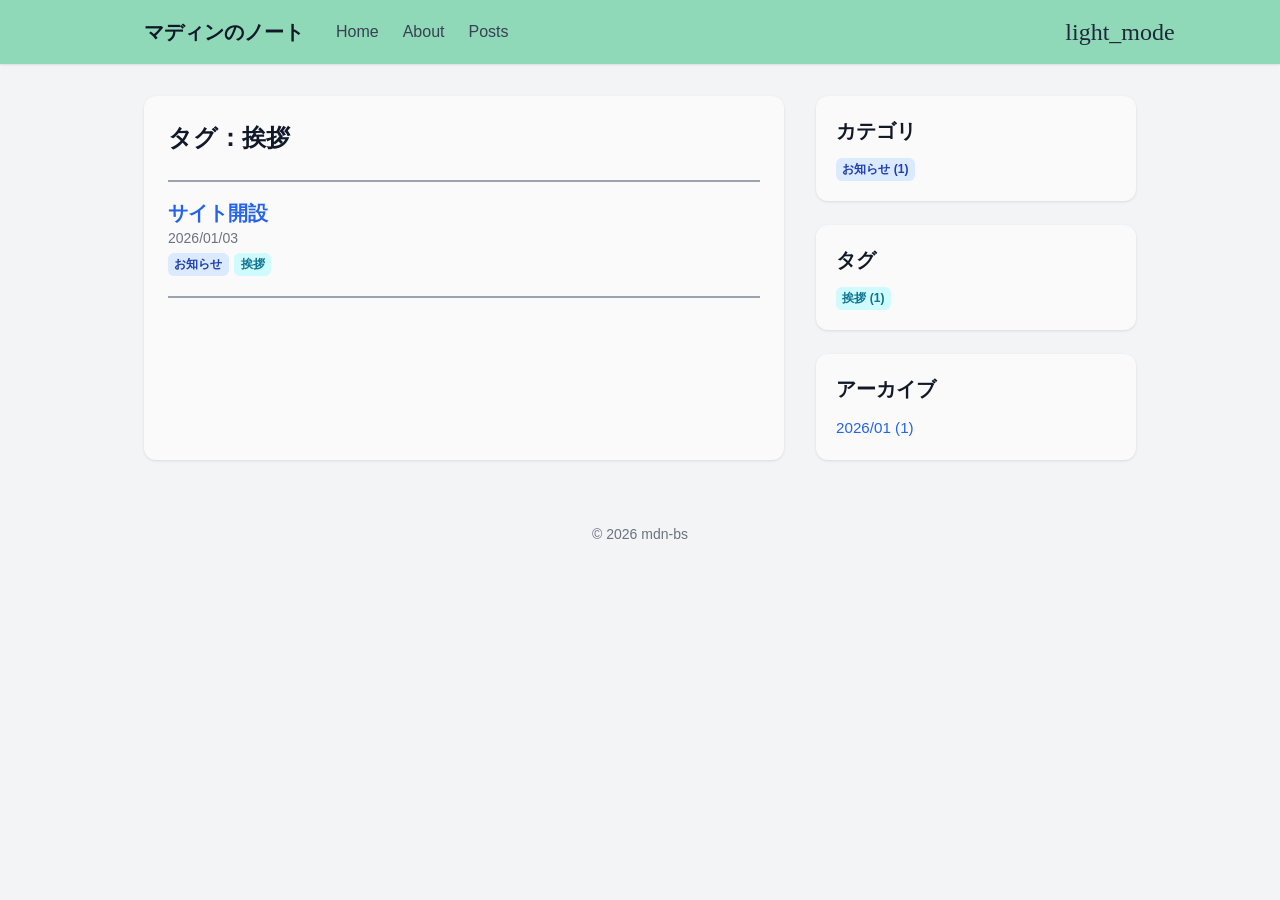
<file: tags/挨拶/page/1/index.html>
<!doctype html><html lang=ja><head><title>https://mdn-bs.github.io/tags/%E6%8C%A8%E6%8B%B6/</title><link rel=canonical href=https://mdn-bs.github.io/tags/%E6%8C%A8%E6%8B%B6/><meta charset=utf-8><meta http-equiv=refresh content="0; url=https://mdn-bs.github.io/tags/%E6%8C%A8%E6%8B%B6/"></head></html>
</file>
